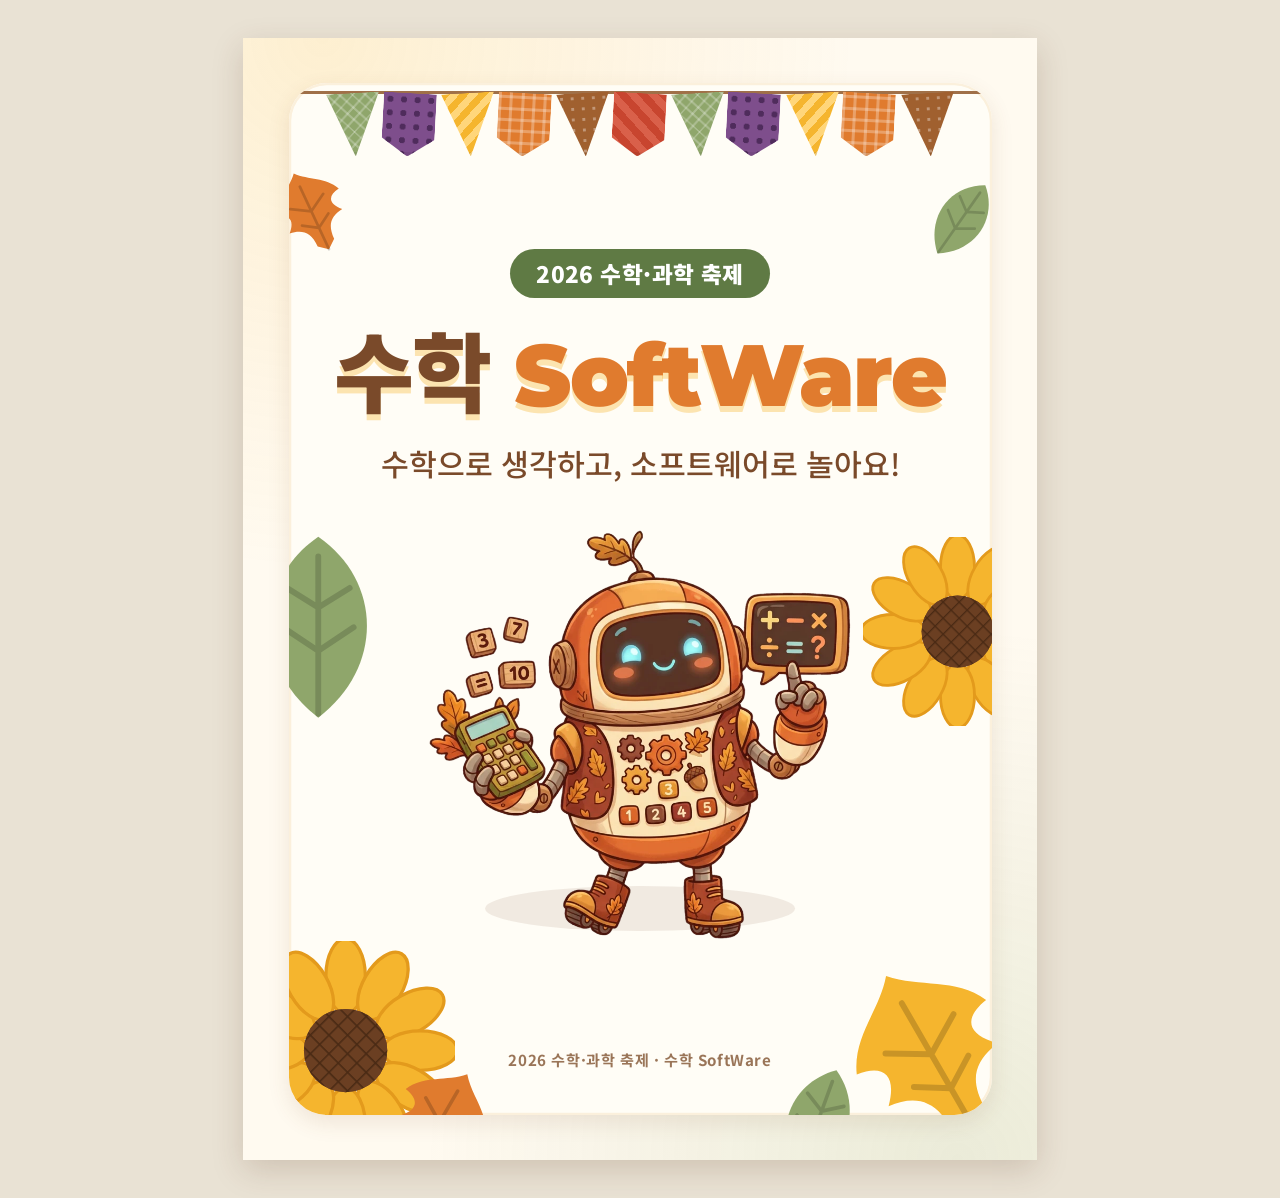
<file: print/cover.html>
<!doctype html>
<html lang="ko">
<head>
  <meta charset="utf-8" />
  <meta name="viewport" content="width=device-width, initial-scale=1" />
  <title>수학 SoftWare 활동지 표지</title>
  <link rel="preconnect" href="https://fonts.googleapis.com" />
  <link rel="preconnect" href="https://fonts.gstatic.com" crossorigin />
  <link href="https://fonts.googleapis.com/css2?family=Montserrat:wght@600;800;900&family=Noto+Sans+KR:wght@400;500;700;900&display=swap" rel="stylesheet" />
  <style>
    /* 메인페이지(css/style.css)와 같은 색상·글꼴 */
    :root {
      --cream: #fffaf0;
      --cream-2: #fbf0dc;
      --brown: #7a4a2a;
      --orange: #e07b2e;
      --mustard: #f5b52e;
      --sage: #8fa66b;
      --sage-dark: #5f7a44;
      --plum: #7e4e8c;
      --red: #c8452f;
      --ink: #4a2e1c;
      --font-title: "Montserrat", "Noto Sans KR", sans-serif;
      --font-body: "Noto Sans KR", system-ui, sans-serif;
    }
    @page { size: A4; margin: 0; }
    * { box-sizing: border-box; }
    html, body { margin: 0; padding: 0; }
    body {
      background: #e9e2d4;
      font-family: var(--font-body); color: var(--ink);
      -webkit-print-color-adjust: exact; print-color-adjust: exact;
    }
    .sheet {
      position: relative; overflow: hidden; isolation: isolate;
      width: 210mm; height: 297mm; margin: 10mm auto;
      background:
        radial-gradient(circle at 10% 0%, rgba(245,181,46,.16), transparent 40%),
        radial-gradient(circle at 90% 100%, rgba(143,166,107,.18), transparent 40%),
        var(--cream);
      box-shadow: 0 10px 30px rgba(90,51,25,.18);
    }
    @media print {
      body { background: none; }
      .sheet { margin: 0; box-shadow: none; }
    }

    /* 안쪽 카드 (메인페이지 hero 상자) */
    .card {
      position: absolute; inset: 12mm; border-radius: 10mm; overflow: hidden; isolation: isolate;
      background: #fffdf6;
      box-shadow: 0 2mm 6mm rgba(122,74,42,.12), inset 0 0 0 .6mm var(--cream-2);
      display: flex; flex-direction: column; align-items: center; text-align: center;
      padding: 44mm 12mm 0;
    }

    /* 만국기 */
    .bunting {
      position: absolute; top: 0; left: 0; right: 0; z-index: 2;
      display: flex; justify-content: center; gap: 1.2mm; padding-top: 2.6mm;
    }
    .bunting::before {
      content: ""; position: absolute; left: 0; right: 0; top: 2mm; height: .9mm;
      background: #a07048; border-radius: 1mm;
    }
    .flag {
      width: 14mm; aspect-ratio: 5 / 6;
      clip-path: polygon(0 0, 100% 0, 100% 72%, 50% 100%, 0 72%);
      box-shadow: inset 0 -1mm 0 rgba(0,0,0,.08);
      transform-origin: top center;
    }
    .flag:nth-child(odd) { clip-path: polygon(0 0, 100% 0, 50% 100%); transform: rotate(-3deg); }
    .flag:nth-child(even) { transform: rotate(3deg); }
    .flag.dots   { background: radial-gradient(circle, #4f2c5c 30%, transparent 32%) 0 0 / 3.6mm 3.6mm, var(--plum); }
    .flag.stripe { background: repeating-linear-gradient(135deg, var(--mustard) 0 1.8mm, #ffd67a 1.8mm 3.6mm); }
    .flag.plaid  { background:
        repeating-linear-gradient(0deg, rgba(255,255,255,.28) 0 .8mm, transparent .8mm 3mm),
        repeating-linear-gradient(90deg, rgba(255,255,255,.28) 0 .8mm, transparent .8mm 3mm), var(--orange); }
    .flag.sage   { background:
        repeating-linear-gradient(45deg, rgba(255,255,255,.25) 0 .5mm, transparent .5mm 2.3mm),
        repeating-linear-gradient(-45deg, rgba(255,255,255,.25) 0 .5mm, transparent .5mm 2.3mm), var(--sage); }
    .flag.red    { background: repeating-linear-gradient(45deg, var(--red) 0 2mm, #d9604a 2mm 4mm); }
    .flag.spots  { background: radial-gradient(circle, rgba(255,255,255,.35) 22%, transparent 25%) 0 0 / 2.8mm 2.8mm, #a0602f; }

    /* 장식 */
    .deco { position: absolute; z-index: -1; pointer-events: none; }
    .deco svg { display: block; width: 100%; height: 100%; }

    /* 제목 영역 */
    .festival {
      display: inline-block; font-weight: 900; color: #fff; background: var(--sage-dark);
      font-size: 6mm; padding: 2mm 7mm; border-radius: 999px; letter-spacing: .02em;
    }
    h1 {
      font-family: var(--font-title); font-weight: 900; color: var(--brown);
      font-size: 23mm; line-height: 1; margin: 9mm 0 6mm;
      letter-spacing: -.02em; white-space: nowrap;
      text-shadow: 0 1.6mm 0 rgba(245,181,46,.35);
    }
    h1 span { color: var(--orange); }
    .lead { font-size: 8mm; color: var(--brown); margin: 0; font-weight: 500; }

    /* 수리봇 */
    .robot { position: relative; margin-top: 12mm; width: 112mm; height: 108mm; }
    .robot::before {
      content: ""; position: absolute; left: 50%; bottom: 2mm; transform: translateX(-50%);
      width: 82mm; height: 12mm; border-radius: 50%; background: rgba(122,74,42,.10);
    }
    .robot img { position: relative; width: 100%; height: 100%; object-fit: contain; }

    /* 하단 이름 칸 */
    .name {
      position: absolute; left: 50%; bottom: 26mm; transform: translateX(-50%);
      display: flex; gap: 3mm; align-items: center;
      background: #fff; border: .6mm solid var(--cream-2); border-radius: 6mm;
      padding: 3.5mm 7mm; box-shadow: 0 1.5mm 0 rgba(122,74,42,.10);
      font-weight: 700; color: var(--brown); font-size: 5mm; white-space: nowrap;
    }
    .name i { display: inline-block; width: 12mm; border-bottom: .4mm solid #d9c4a3; height: 5mm; }
    .name i.wide { width: 34mm; }
    .foot {
      position: absolute; left: 0; right: 0; bottom: 12mm;
      font-size: 4mm; color: #9a7558; font-weight: 700; letter-spacing: .04em;
    }
  </style>
</head>
<body>
  <svg width="0" height="0" style="position:absolute" aria-hidden="true">
    <defs>
      <symbol id="leaf" viewBox="0 0 100 100">
        <path d="M50 4 C62 18 80 22 88 40 C74 42 70 50 82 62 C68 64 60 70 60 88 L50 96 L40 88 C40 70 32 64 18 62 C30 50 26 42 12 40 C20 22 38 18 50 4 Z" fill="currentColor"/>
        <path d="M50 20 L50 96 M50 50 L30 38 M50 50 L70 38 M50 70 L34 60 M50 70 L66 60" stroke="rgba(0,0,0,.18)" stroke-width="3" fill="none" stroke-linecap="round"/>
      </symbol>
      <symbol id="oval-leaf" viewBox="0 0 100 100">
        <path d="M50 4 C82 26 84 70 50 96 C16 70 18 26 50 4 Z" fill="currentColor"/>
        <path d="M50 14 L50 94 M50 40 L34 30 M50 40 L66 30 M50 62 L32 50 M50 62 L68 50" stroke="rgba(0,0,0,.16)" stroke-width="3" fill="none" stroke-linecap="round"/>
      </symbol>
      <symbol id="sunflower" viewBox="0 0 100 100">
        <g fill="#f5b52e" stroke="#e39a1c" stroke-width="1.5">
          <ellipse cx="50" cy="16" rx="9" ry="17"/>
          <ellipse cx="50" cy="16" rx="9" ry="17" transform="rotate(30 50 50)"/>
          <ellipse cx="50" cy="16" rx="9" ry="17" transform="rotate(60 50 50)"/>
          <ellipse cx="50" cy="16" rx="9" ry="17" transform="rotate(90 50 50)"/>
          <ellipse cx="50" cy="16" rx="9" ry="17" transform="rotate(120 50 50)"/>
          <ellipse cx="50" cy="16" rx="9" ry="17" transform="rotate(150 50 50)"/>
          <ellipse cx="50" cy="16" rx="9" ry="17" transform="rotate(180 50 50)"/>
          <ellipse cx="50" cy="16" rx="9" ry="17" transform="rotate(210 50 50)"/>
          <ellipse cx="50" cy="16" rx="9" ry="17" transform="rotate(240 50 50)"/>
          <ellipse cx="50" cy="16" rx="9" ry="17" transform="rotate(270 50 50)"/>
          <ellipse cx="50" cy="16" rx="9" ry="17" transform="rotate(300 50 50)"/>
          <ellipse cx="50" cy="16" rx="9" ry="17" transform="rotate(330 50 50)"/>
        </g>
        <circle cx="50" cy="50" r="19" fill="#6b3f22"/>
        <circle cx="50" cy="50" r="19" fill="url(#seed)"/>
      </symbol>
      <pattern id="seed" width="6" height="6" patternUnits="userSpaceOnUse" patternTransform="rotate(45)">
        <rect width="6" height="6" fill="#6b3f22"/>
        <path d="M0 0 L6 0 M0 0 L0 6" stroke="#4a2a14" stroke-width="1.4"/>
      </pattern>
    </defs>
  </svg>

  <div class="sheet">
    <div class="card">
      <div class="bunting" aria-hidden="true">
        <span class="flag sage"></span><span class="flag dots"></span><span class="flag stripe"></span>
        <span class="flag plaid"></span><span class="flag spots"></span><span class="flag red"></span>
        <span class="flag sage"></span><span class="flag dots"></span><span class="flag stripe"></span>
        <span class="flag plaid"></span><span class="flag spots"></span>
      </div>

      <!-- 왼쪽 장식 -->
      <div class="deco" style="left:-18mm;top:118mm;width:52mm;height:52mm;color:var(--sage)"><svg><use href="#oval-leaf"/></svg></div>
      <div class="deco" style="left:-6mm;top:22mm;width:24mm;height:24mm;color:var(--orange);transform:rotate(-25deg)"><svg><use href="#leaf"/></svg></div>
      <div class="deco" style="left:-14mm;bottom:-12mm;width:58mm;height:58mm"><svg><use href="#sunflower"/></svg></div>
      <div class="deco" style="left:24mm;bottom:-18mm;width:32mm;height:32mm;color:var(--orange);transform:rotate(30deg)"><svg><use href="#leaf"/></svg></div>
      <!-- 오른쪽 장식 -->
      <div class="deco" style="right:-16mm;top:120mm;width:50mm;height:50mm"><svg><use href="#sunflower"/></svg></div>
      <div class="deco" style="right:-4mm;top:24mm;width:24mm;height:24mm;color:var(--sage);transform:rotate(35deg)"><svg><use href="#oval-leaf"/></svg></div>
      <div class="deco" style="right:-10mm;bottom:-10mm;width:52mm;height:52mm;color:var(--mustard);transform:rotate(-30deg)"><svg><use href="#leaf"/></svg></div>
      <div class="deco" style="right:30mm;bottom:-18mm;width:32mm;height:32mm;color:var(--sage);transform:rotate(20deg)"><svg><use href="#oval-leaf"/></svg></div>

      <span class="festival">2026 수학·과학 축제</span>
      <h1>수학 <span>SoftWare</span></h1>
      <p class="lead">수학으로 생각하고, 소프트웨어로 놀아요!</p>

      <div class="robot"><img src="../assets/robot.webp" alt="수리봇" /></div>

      <div class="foot">2026 수학·과학 축제 · 수학 SoftWare</div>
    </div>
  </div>
</body>
</html>
</file>
